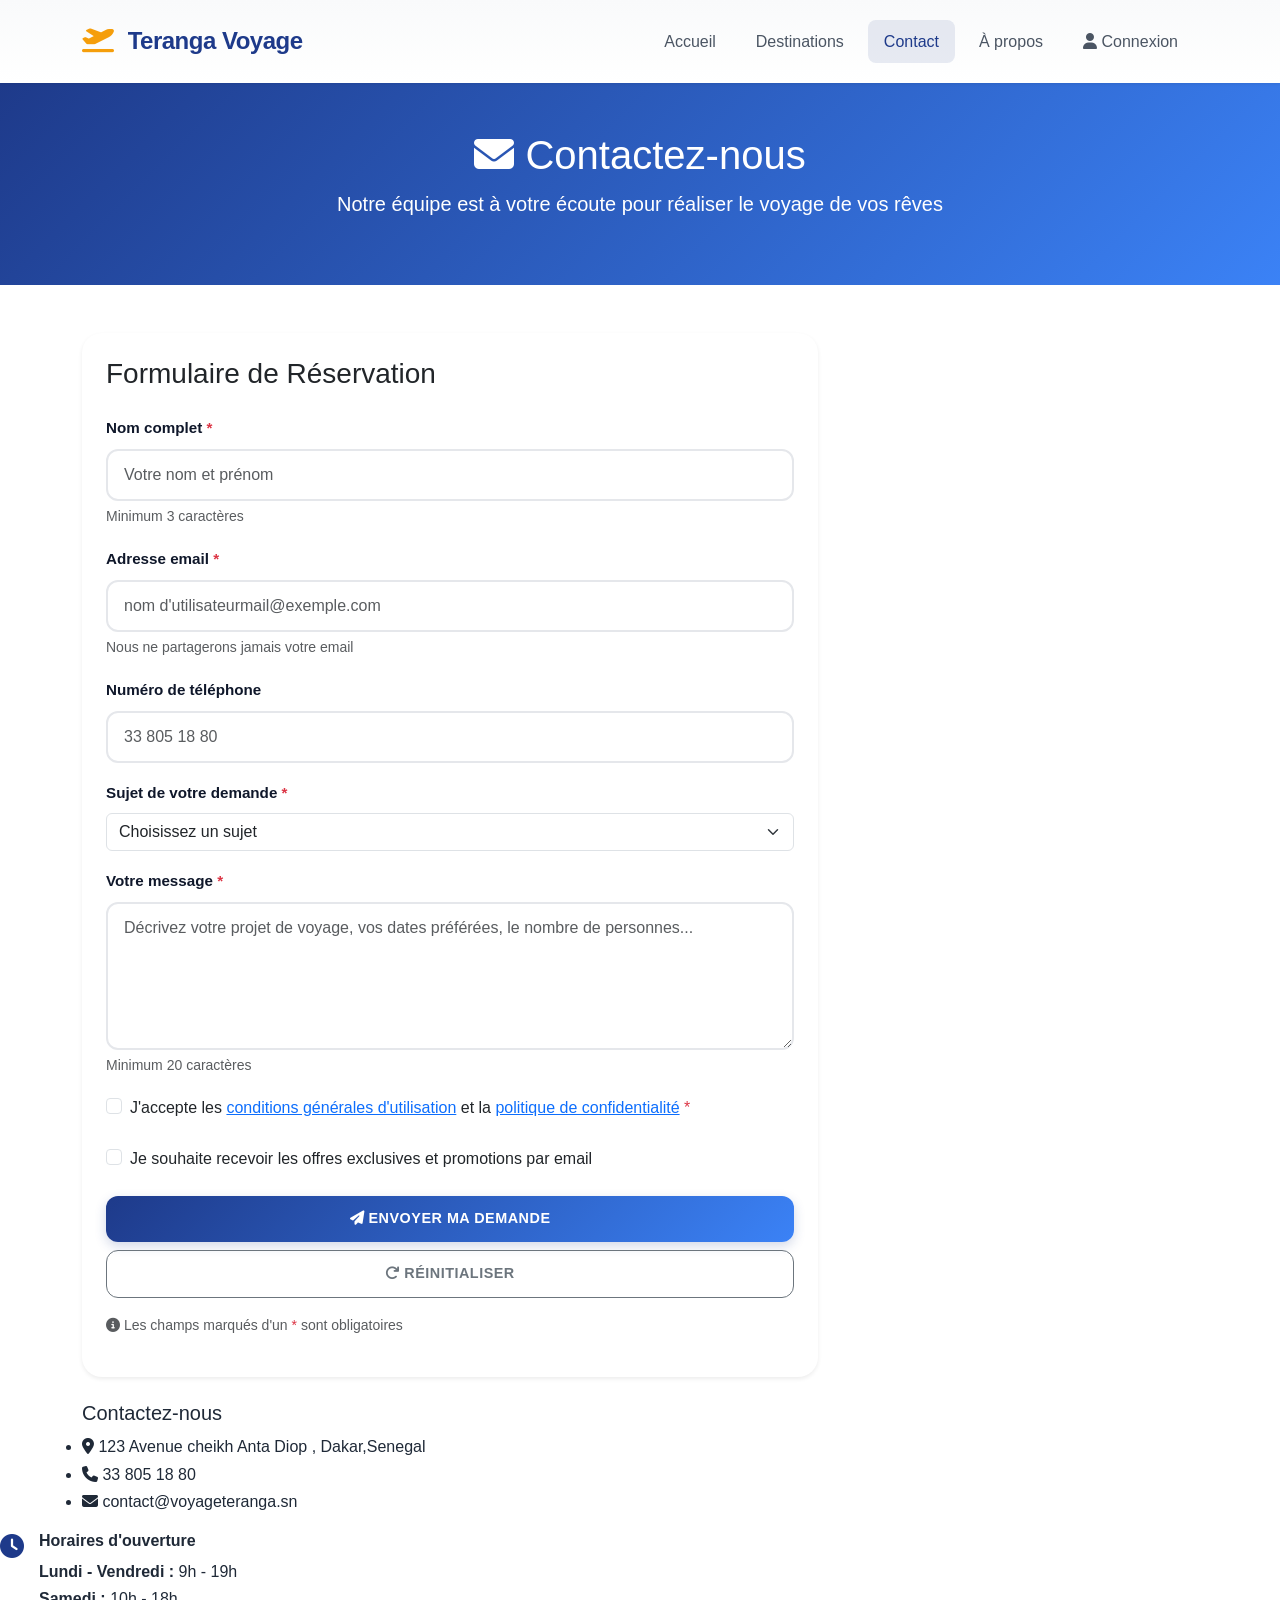
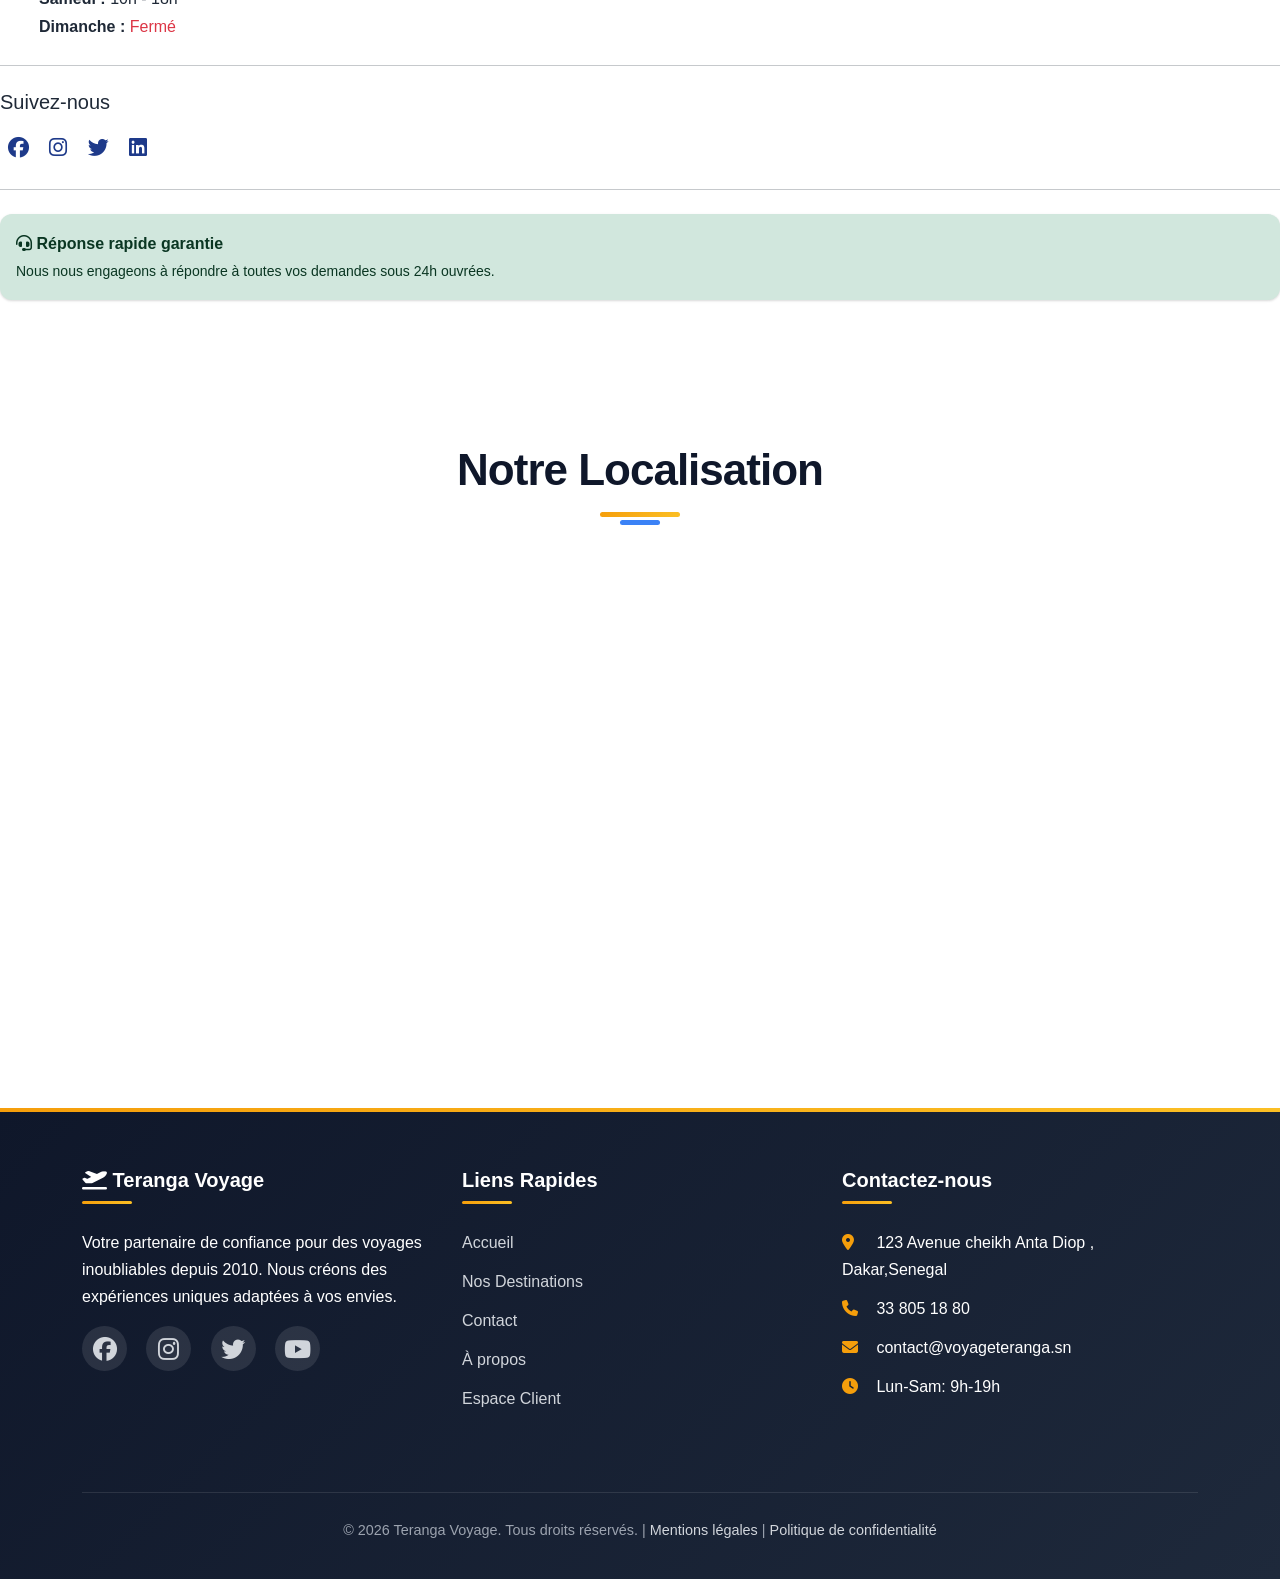
<file: agencevoyage/contact.html>
<!DOCTYPE html>
<html lang="fr">
<head>
    <meta charset="UTF-8">
    <meta name="viewport" content="width=device-width, initial-scale=1.0">
    <meta name="description" content="Contactez-nous pour réserver votre prochain voyage">
    <title>Teranga Voyage</title>
    
    <!-- Bootstrap 5 CSS -->
    <link href="https://cdn.jsdelivr.net/npm/bootstrap@5.3.0/dist/css/bootstrap.min.css" rel="stylesheet">
    
    <!-- Font Awesome -->
    <link rel="stylesheet" href="https://cdnjs.cloudflare.com/ajax/libs/font-awesome/6.4.0/css/all.min.css">
    
    <!-- Custom CSS -->
    <link rel="stylesheet" href="css/style.css">
</head>
<body>
    
    <!-- ========================
         NAVBAR
         ======================== -->
    <nav class="navbar navbar-expand-lg navbar-light bg-light sticky-top">
        <div class="container">
            <a class="navbar-brand" href="index.html">
                <i class="fas fa-plane-departure"></i> Teranga Voyage
            </a>
            <button class="navbar-toggler" type="button" data-bs-toggle="collapse" data-bs-target="#navbarNav" 
                    aria-controls="navbarNav" aria-expanded="false" aria-label="Toggle navigation">
                <span class="navbar-toggler-icon"></span>
            </button>
            <div class="collapse navbar-collapse" id="navbarNav">
                <ul class="navbar-nav ms-auto">
                    <li class="nav-item">
                        <a class="nav-link" href="index.html">Accueil</a>
                    </li>
                    <li class="nav-item">
                        <a class="nav-link" href="destinations.html">Destinations</a>
                    </li>
                    <li class="nav-item">
                        <a class="nav-link active" href="contact.html">Contact</a>
                    </li>
                    <li class="nav-item">
                        <a class="nav-link" href="about.html">À propos</a>
                    </li>
                    <li class="nav-item">
                        <a class="nav-link" href="login.html">
                            <i class="fas fa-user"></i> Connexion
                        </a>
                    </li>
                </ul>
            </div>
        </div>
    </nav>

    <!-- ========================
         HEADER SECTION
         ======================== -->
    <section class="bg-primary text-white py-5">
        <div class="container text-center">
            <h1><i class="fas fa-envelope"></i> Contactez-nous</h1>
            <p class="lead">Notre équipe est à votre écoute pour réaliser le voyage de vos rêves</p>
        </div>
    </section>

    <!-- ========================
         FORMULAIRE DE CONTACT
         ======================== -->
    <section class="py-5">
        <div class="container">
            <div class="row">
                
                <!-- Formulaire -->
                <div class="col-lg-8 mb-4">
                    <div class="card shadow-sm">
                        <div class="card-body p-4">
                            <h3 class="mb-4">Formulaire de Réservation</h3>
                            
                            <form>
                                <!-- Nom -->
                                <div class="mb-3">
                                    <label for="nom" class="form-label">
                                        Nom complet <span class="text-danger">*</span>
                                    </label>
                                    <input type="text" 
                                           class="form-control" 
                                           id="nom" 
                                           name="nom"
                                           placeholder="Votre nom et prénom"
                                           required 
                                           minlength="2">
                                    <div class="form-text">Minimum 3 caractères</div>
                                </div>

                                <!-- Email -->
                                <div class="mb-3">
                                    <label for="email" class="form-label">
                                        Adresse email <span class="text-danger">*</span>
                                    </label>
                                    <input type="email" 
                                           class="form-control" 
                                           id="email" 
                                           name="email"
                                           placeholder="nom d'utilisateurmail@exemple.com"
                                           required>
                                    <div class="form-text">Nous ne partagerons jamais votre email</div>
                                </div>

                                <!-- Téléphone -->
                                <div class="mb-3">
                                    <label for="telephone" class="form-label">
                                        Numéro de téléphone
                                    </label>
                                    <input type="tel" 
                                           class="form-control" 
                                           id="telephone" 
                                           name="telephone"
                                           placeholder="33 805 18 80"
                                           pattern="[0-9+\s\-()]+" 
                                           minlength="10">
                                </div>

                                <!-- Sujet -->
                                <div class="mb-3">
                                    <label for="sujet" class="form-label">
                                        Sujet de votre demande <span class="text-danger">*</span>
                                    </label>
                                    <select class="form-select" id="sujet" name="sujet" required>
                                        <option value="" selected disabled>Choisissez un sujet</option>
                                        <option value="reservation">Demande de réservation</option>
                                        <option value="information">Demande d'information</option>
                                        <option value="modification">Modification de réservation</option>
                                        <option value="reclamation">Réclamation</option>
                                    </select>
                                </div>

                                <!-- Message -->
                                <div class="mb-3">
                                    <label for="message" class="form-label">
                                        Votre message <span class="text-danger">*</span>
                                    </label>
                                    <textarea class="form-control" 
                                              id="message" 
                                              name="message"
                                              rows="5" 
                                              placeholder="Décrivez votre projet de voyage, vos dates préférées, le nombre de personnes..."
                                              required 
                                              minlength="20"></textarea>
                                    <div class="form-text">Minimum 20 caractères</div>
                                </div>

                                <!-- Checkbox CGU -->
                                <div class="mb-4">
                                    <div class="form-check">
                                        <input class="form-check-input" 
                                               type="checkbox" 
                                               id="cgu" 
                                               name="cgu"
                                               required>
                                        <label class="form-check-label" for="cgu">
                                            J'accepte les <a href="#" target="_blank">conditions générales d'utilisation</a> 
                                            et la <a href="#" target="_blank">politique de confidentialité</a> 
                                            <span class="text-danger">*</span>
                                        </label>
                                    </div>
                                </div>

                                <!-- Newsletter -->
                                <div class="mb-4">
                                    <div class="form-check">
                                        <input class="form-check-input" 
                                               type="checkbox" 
                                               id="newsletter" 
                                               name="newsletter">
                                        <label class="form-check-label" for="newsletter">
                                            Je souhaite recevoir les offres exclusives et promotions par email
                                        </label>
                                    </div>
                                </div>

                                <!-- Bouton submit -->
                                <div class="d-grid gap-2">
                                    <button type="submit" class="btn btn-primary btn-lg">
                                        <i class="fas fa-paper-plane"></i> Envoyer ma demande
                                    </button>
                                    <button type="reset" class="btn btn-outline-secondary">
                                        <i class="fas fa-redo"></i> Réinitialiser
                                    </button>
                                </div>

                                <p class="text-muted mt-3 small">
                                    <i class="fas fa-info-circle"></i> Les champs marqués d'un 
                                    <span class="text-danger">*</span> sont obligatoires
                                </p>
                            </form>
                        </div>
                    </div>
                </div>

                <!-- Informations de contact -->
                 
                    <h5>Contactez-nous</h5>
                    
                    <ul>
                        <li><i class="fas fa-map-marker-alt"></i> 123 Avenue cheikh Anta Diop , Dakar,Senegal</li>
                        <li><i class="fas fa-phone"></i> 33 805 18 80</li>
                        <li><i class="fas fa-envelope"></i> contact@voyageteranga.sn</li>
                        
                    </ul>
                </div>

            </div>

  <div class="contact-info-item">
         <i class="fas fa-clock"></i>
  <div>
         <h6><strong>Horaires d'ouverture</strong></h6>
      <ul class="list-unstyled mb-0">
      <li><strong>Lundi - Vendredi :</strong> 9h - 19h</li>
      <li><strong>Samedi :</strong> 10h - 18h</li>
      <li><strong>Dimanche :</strong> <span class="text-danger">Fermé</span></li>
      </ul>
  </div>
  </div>
                         <hr class="my-4">
                         <h5>Suivez-nous</h5>
                        <div class="social-links mt-3">
                            <a href="#" title="Facebook"><i class="fab fa-facebook"></i></a>
                            <a href="#" title="Instagram"><i class="fab fa-instagram"></i></a>
                            <a href="#" title="Twitter"><i class="fab fa-twitter"></i></a>
                            <a href="#" title="LinkedIn"><i class="fab fa-linkedin"></i></a>
                        </div>

                        <hr class="my-4">

                        <div class="alert alert-success">
                            <i class="fas fa-headset"></i>
                            <strong>Réponse rapide garantie</strong><br>
                            <small>Nous nous engageons à répondre à toutes vos demandes sous 24h ouvrées.</small>
                        </div>
                    </div>
                </div>

            </div>
        </div>
    </section>

    <!-- ========================
         CARTE
         ======================== -->
    <section class="pb-5">
        <div class="container">
            <h3 class="section-title">Notre Localisation</h3>
        <div class="ratio ratio-21x9">
        
           <iframe  src="https://www.google.com/maps?q=Avenue+Cheikh+Anta+Diop+Dakar&output=embed"
               width="600" 
              height="450" 
              style="border:0;" 
              allowfullscreen="" 
              loading="lazy">
            </iframe>
        </div>
        </div>
    </section>

    <!-- ========================
         FOOTER
         ======================== -->
    <footer>
        <div class="container">
            <div class="row">
                
                <!-- À propos -->
                <div class="col-md-4 mb-4">
                    <h5><i class="fas fa-plane-departure"></i> Teranga Voyage</h5>
                    <p>Votre partenaire de confiance pour des voyages inoubliables depuis 2010. 
                       Nous créons des expériences uniques adaptées à vos envies.</p>
                    <div class="social-icons">
                        <a href="#"><i class="fab fa-facebook"></i></a>
                        <a href="#"><i class="fab fa-instagram"></i></a>
                        <a href="#"><i class="fab fa-twitter"></i></a>
                        <a href="#"><i class="fab fa-youtube"></i></a>
                    </div>
                </div>

                <!-- Liens rapides -->
                <div class="col-md-4 mb-4">
                    <h5>Liens Rapides</h5>
                    <ul>
                        <li><a href="index.html">Accueil</a></li>
                        <li><a href="destinations.html">Nos Destinations</a></li>
                        <li><a href="contact.html">Contact</a></li>
                        <li><a href="about.html">À propos</a></li>
                        <li><a href="login.html">Espace Client</a></li>
                    </ul>
                </div>

                <!-- Contact -->
                <div class="col-md-4 mb-4">
                    <h5>Contactez-nous</h5>
                    <ul>
                        <li><i class="fas fa-map-marker-alt"></i> 123 Avenue cheikh Anta Diop , Dakar,Senegal</li>
                        <li><i class="fas fa-phone"></i> 33 805 18 80</li>
                        <li><i class="fas fa-envelope"></i> contact@voyageteranga.sn</li>
                        <li><i class="fas fa-clock"></i> Lun-Sam: 9h-19h</li>
                    </ul>
                </div>

            </div>

            <!-- Copyright -->
            <div class="footer-bottom">
                <p>&copy; 2026  Teranga Voyage. Tous droits réservés. | 
                   <a href="#">Mentions légales</a> | 
                   <a href="#">Politique de confidentialité</a>
                </p>
            </div>
        </div>
    </footer>

    <!-- Bootstrap 5 JS Bundle -->
    <script src="https://cdn.jsdelivr.net/npm/bootstrap@5.3.0/dist/js/bootstrap.bundle.min.js"></script>
    
</body>
</html>
</file>
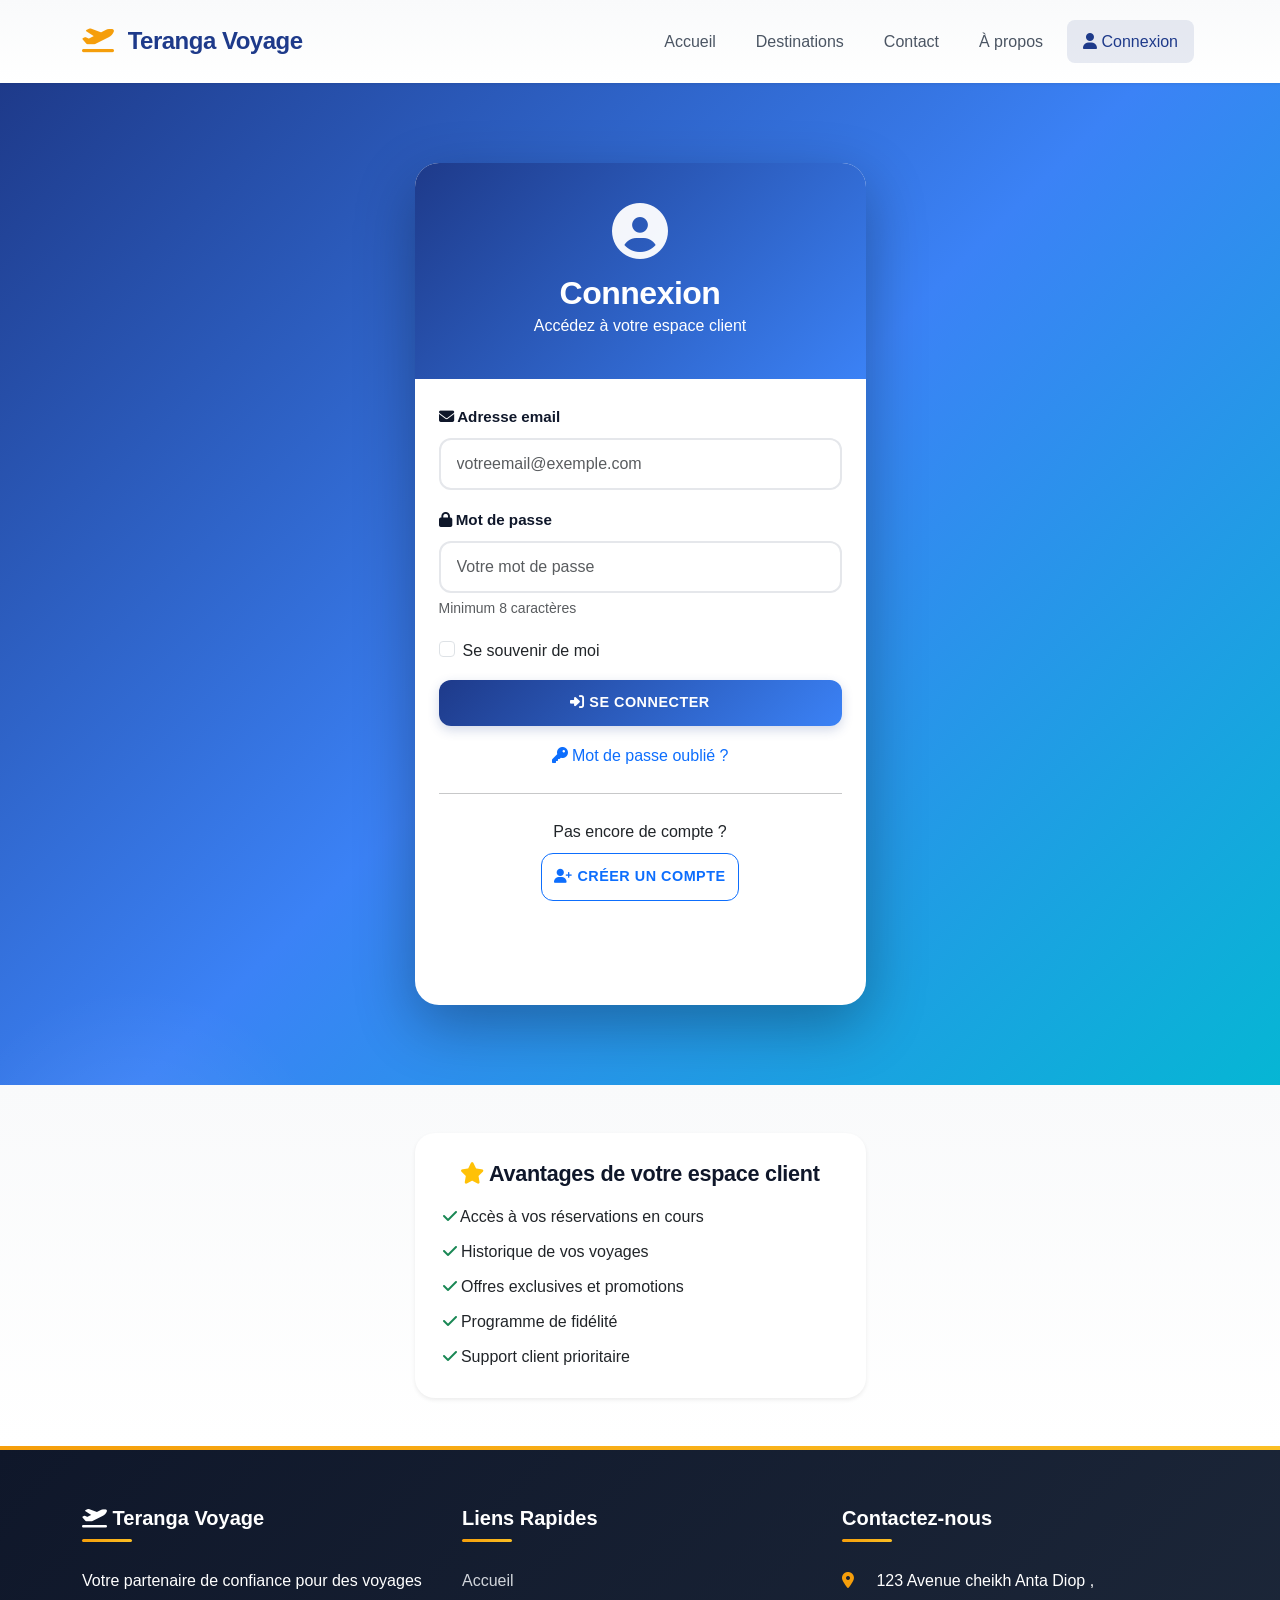
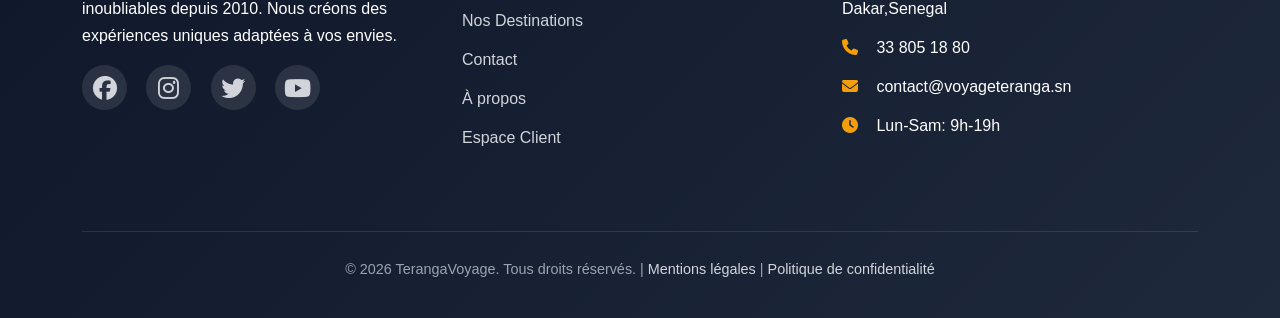
<file: agencevoyage/login.html>
<!DOCTYPE html>
<html lang="fr">
<head>
    <meta charset="UTF-8">
    <meta name="viewport" content="width=device-width, initial-scale=1.0">
    <meta name="description" content="Connexion à votre espace client Teranga Voyage">
    <title>Teranga Voyage</title>
    
    <!-- Bootstrap 5 CSS -->
    <link href="https://cdn.jsdelivr.net/npm/bootstrap@5.3.0/dist/css/bootstrap.min.css" rel="stylesheet">
    
    <!-- Font Awesome -->
    <link rel="stylesheet" href="https://cdnjs.cloudflare.com/ajax/libs/font-awesome/6.4.0/css/all.min.css">
    
    <!-- Custom CSS -->
    <link rel="stylesheet" href="css/style.css">
</head>
<body>
    
    <!-- ========================
         NAVBAR
         ======================== -->
    <nav class="navbar navbar-expand-lg navbar-light bg-light sticky-top">
        <div class="container">
            <a class="navbar-brand" href="index.html">
                <i class="fas fa-plane-departure"></i>  Teranga Voyage
            </a>
            <button class="navbar-toggler" type="button" data-bs-toggle="collapse" data-bs-target="#navbarNav" 
                    aria-controls="navbarNav" aria-expanded="false" aria-label="Toggle navigation">
                <span class="navbar-toggler-icon"></span>
            </button>
            <div class="collapse navbar-collapse" id="navbarNav">
                <ul class="navbar-nav ms-auto">
                    <li class="nav-item">
                        <a class="nav-link" href="index.html">Accueil</a>
                    </li>
                    <li class="nav-item">
                        <a class="nav-link" href="destinations.html">Destinations</a>
                    </li>
                    <li class="nav-item">
                        <a class="nav-link" href="contact.html">Contact</a>
                    </li>
                    <li class="nav-item">
                        <a class="nav-link" href="about.html">À propos</a>
                    </li>
                    <li class="nav-item">
                        <a class="nav-link active" href="login.html">
                            <i class="fas fa-user"></i> Connexion
                        </a>
                    </li>
                </ul>
            </div>
        </div>
    </nav>

    <!-- ========================
         FORMULAIRE DE CONNEXION
         ======================== -->
    <div class="login-container">
        <div class="container">
            <div class="row justify-content-center">
                <div class="col-md-6 col-lg-5">
                    
                    <div class="card login-card">
                        <!-- En-tête de la carte -->
                        <div class="login-header">
                            <i class="fas fa-user-circle"></i>
                            <h2 class="mb-0">Connexion</h2>
                            <p class="mb-0">Accédez à votre espace client</p>
                        </div>

                        <!-- Corps de la carte -->
                        <div class="card-body p-4">
                            <form>
                                <!-- Email -->
                                <div class="mb-3">
                                    <label for="email" class="form-label">
                                        <i class="fas fa-envelope"></i> Adresse email
                                    </label>
                                    <input type="email" 
                                           class="form-control form-control-lg" 
                                           id="email" 
                                           name="email"
                                           placeholder="votreemail@exemple.com"
                                           required
                                           autocomplete="email">
                                </div>

                                <!-- Mot de passe -->
                                <div class="mb-3">
                                    <label for="password" class="form-label">
                                        <i class="fas fa-lock"></i> Mot de passe
                                    </label>
                                    <input type="password" 
                                           class="form-control form-control-lg" 
                                           id="password" 
                                           name="password"
                                           placeholder="Votre mot de passe"
                                           required
                                           minlength="8"
                                           autocomplete="current-password">
                                    <div class="form-text">Minimum 8 caractères</div>
                                </div>

                                <!-- Se souvenir de moi -->
                                <div class="mb-3 form-check">
                                    <input type="checkbox" 
                                           class="form-check-input" 
                                           id="remember"
                                           name="remember">
                                    <label class="form-check-label" for="remember">
                                        Se souvenir de moi
                                    </label>
                                </div>

                                <!-- Bouton de connexion -->
                                <div class="d-grid">
                                    <button type="submit" class="btn btn-primary btn-lg">
                                        <i class="fas fa-sign-in-alt"></i> Se connecter
                                    </button>
                                </div>

                                <!-- Mot de passe oublié -->
                                <div class="text-center mt-3">
                                    <a href="#" class="text-decoration-none">
                                        <i class="fas fa-key"></i> Mot de passe oublié ?
                                    </a>
                                </div>

                                <!-- Séparateur -->
                                <hr class="my-4">

                                <!-- Inscription -->
                                <div class="text-center">
                                    <p class="mb-2">Pas encore de compte ?</p>
                                    <a href="contact.html" class="btn btn-outline-primary">
                                        <i class="fas fa-user-plus"></i> Créer un compte
                                    </a>
                                </div>
                            </form>
                        </div>
                    </div>

                </div>
            </div>
        </div>
    </div>

    <!-- ========================
         AVANTAGES ESPACE CLIENT
         ======================== -->
    <section class="py-5 bg-light">
        <div class="container">
            <div class="row justify-content-center">
                <div class="col-md-6 col-lg-5">
                    <div class="card shadow-sm">
                        <div class="card-body">
                            <h5 class="card-title text-center mb-3">
                                <i class="fas fa-star text-warning"></i> Avantages de votre espace client
                            </h5>
                            <ul class="list-unstyled mb-0">
                                <li class="mb-2">
                                    <i class="fas fa-check text-success"></i> Accès à vos réservations en cours
                                </li>
                                <li class="mb-2">
                                    <i class="fas fa-check text-success"></i> Historique de vos voyages
                                </li>
                                <li class="mb-2">
                                    <i class="fas fa-check text-success"></i> Offres exclusives et promotions
                                </li>
                                <li class="mb-2">
                                    <i class="fas fa-check text-success"></i> Programme de fidélité
                                </li>
                                <li class="mb-0">
                                    <i class="fas fa-check text-success"></i> Support client prioritaire
                                </li>
                            </ul>
                        </div>
                    </div>
                </div>
            </div>
        </div>
    </section>

    <!-- ========================
         FOOTER
         ======================== -->
   <footer>
        <div class="container">
            <div class="row">
                
                <!-- À propos -->
                <div class="col-md-4 mb-4">
                    <h5><i class="fas fa-plane-departure"></i> Teranga Voyage</h5>
                    <p>Votre partenaire de confiance pour des voyages inoubliables depuis 2010. 
                       Nous créons des expériences uniques adaptées à vos envies.</p>
                    <div class="social-icons">
                        <a href="#"><i class="fab fa-facebook"></i></a>
                        <a href="#"><i class="fab fa-instagram"></i></a>
                        <a href="#"><i class="fab fa-twitter"></i></a>
                        <a href="#"><i class="fab fa-youtube"></i></a>
                    </div>
                </div>

                <!-- Liens rapides -->
                <div class="col-md-4 mb-4">
                    <h5>Liens Rapides</h5>
                    <ul>
                        <li><a href="index.html">Accueil</a></li>
                        <li><a href="destinations.html">Nos Destinations</a></li>
                        <li><a href="contact.html">Contact</a></li>
                        <li><a href="about.html">À propos</a></li>
                        <li><a href="login.html">Espace Client</a></li>
                    </ul>
                </div>

                <!-- Contact -->
                <div class="col-md-4 mb-4">
                    <h5>Contactez-nous</h5>
                    <ul>
                        <li><i class="fas fa-map-marker-alt"></i> 123 Avenue cheikh Anta Diop , Dakar,Senegal</li>
                        <li><i class="fas fa-phone"></i> 33 805 18 80</li>
                        <li><i class="fas fa-envelope"></i> contact@voyageteranga.sn</li>
                        <li><i class="fas fa-clock"></i> Lun-Sam: 9h-19h</li>
                    </ul>
                </div>

            </div>

            <!-- Copyright -->
            <div class="footer-bottom">
                <p>&copy; 2026  TerangaVoyage. Tous droits réservés. | 
                   <a href="#">Mentions légales</a> | 
                   <a href="#">Politique de confidentialité</a>
                </p>
            </div>
        </div>
    </footer>

    <!-- Bootstrap 5 JS Bundle -->
    <script src="https://cdn.jsdelivr.net/npm/bootstrap@5.3.0/dist/js/bootstrap.bundle.min.js"></script>
    
</body>
</html>
</file>
<file: agencevoyage/css/style.css>
/* === VARIABLES & RESET === */
:root {
    --primary-color: #1e3a8a;
    --primary-dark: #0f172a;
    --primary-light: #3b82f6;
    --secondary-color: #f59e0b;
    --secondary-light: #fbbf24;
    --accent-color: #06b6d4;
    --dark-color: #1f2937;
    --light-color: #f9fafb;
    --success-color: #10b981;
    --gradient-primary: linear-gradient(135deg, #1e3a8a 0%, #3b82f6 100%);
    --gradient-secondary: linear-gradient(135deg, #f59e0b 0%, #fbbf24 100%);
    --shadow-sm: 0 1px 3px 0 rgba(0, 0, 0, 0.1), 0 1px 2px 0 rgba(0, 0, 0, 0.06);
    --shadow-md: 0 4px 6px -1px rgba(0, 0, 0, 0.1), 0 2px 4px -1px rgba(0, 0, 0, 0.06);
    --shadow-lg: 0 10px 15px -3px rgba(0, 0, 0, 0.1), 0 4px 6px -2px rgba(0, 0, 0, 0.05);
    --shadow-xl: 0 20px 25px -5px rgba(0, 0, 0, 0.1), 0 10px 10px -5px rgba(0, 0, 0, 0.04);
}

* {
    margin: 0;
    padding: 0;
    box-sizing: border-box;
}

body {
    font-family: -apple-system, BlinkMacSystemFont, 'Segoe UI', Roboto, 'Helvetica Neue', Arial, sans-serif;
    line-height: 1.7;
    color: #1f2937;
    background-color: #ffffff;
    overflow-x: hidden;
}

/* === NAVBAR === */
.navbar {
    background-color: rgba(255, 255, 255, 0.98) !important;
    backdrop-filter: blur(10px);
    box-shadow: 0 1px 3px rgba(0, 0, 0, 0.08);
    padding: 1rem 0;
    transition: all 0.3s cubic-bezier(0.4, 0, 0.2, 1);
}

.navbar-brand {
    font-weight: 700;
    font-size: 1.5rem;
    color: var(--primary-color) !important;
    letter-spacing: -0.5px;
    transition: transform 0.3s ease;
}

.navbar-brand:hover {
    transform: translateY(-2px);
}

.navbar-brand i {
    color: var(--secondary-color);
    margin-right: 8px;
    font-size: 1.6rem;
}

.nav-link {
    font-weight: 500;
    color: #4b5563 !important;
    padding: 0.5rem 1rem !important;
    margin: 0 0.25rem;
    border-radius: 8px;
    transition: all 0.3s cubic-bezier(0.4, 0, 0.2, 1);
    position: relative;
}

.nav-link::before {
    content: '';
    position: absolute;
    bottom: 0;
    left: 50%;
    width: 0;
    height: 2px;
    background: var(--gradient-secondary);
    transition: all 0.3s ease;
    transform: translateX(-50%);
}

.nav-link:hover {
    color: var(--primary-color) !important;
    background-color: rgba(30, 58, 138, 0.05);
    transform: translateY(-2px);
}

.nav-link:hover::before {
    width: 80%;
}

.nav-link.active {
    color: var(--primary-color) !important;
    background-color: rgba(30, 58, 138, 0.1);
}


.hero-section {
    background: linear-gradient(135deg, rgba(30, 58, 138, 0.95) 0%, rgba(59, 130, 246, 0.9) 100%),
                url('https://images.unsplash.com/photo-1488646953014-85cb44e25828?w=1200') center/cover;
    color: white;
    padding: 140px 0 120px;
    text-align: center;
    min-height: 600px;
    display: flex;
    align-items: center;
    position: relative;
    overflow: hidden;
}

.hero-section::before {
    content: '';
    position: absolute;
    top: 0;
    left: 0;
    right: 0;
    bottom: 0;
    background: linear-gradient(45deg, transparent 30%, rgba(255, 255, 255, 0.03) 50%, transparent 70%);
    animation: shimmer 3s infinite;
}

@keyframes shimmer {
    0%, 100% { transform: translateX(-100%); }
    50% { transform: translateX(100%); }
}

.hero-section h1 {
    font-size: 4rem;
    font-weight: 800;
    margin-bottom: 1.5rem;
    text-shadow: 0 4px 12px rgba(0, 0, 0, 0.3);
    letter-spacing: -1px;
    position: relative;
    z-index: 1;
    animation: fadeInUp 1s ease-out;
}

@keyframes fadeInUp {
    from {
        opacity: 0;
        transform: translateY(30px);
    }
    to {
        opacity: 1;
        transform: translateY(0);
    }
}

.hero-section p {
    font-size: 1.4rem;
    margin-bottom: 2.5rem;
    font-weight: 300;
    position: relative;
    z-index: 1;
    opacity: 0.95;
    animation: fadeInUp 1s ease-out 0.2s both;
}

.btn-hero {
    padding: 16px 48px;
    font-size: 1.1rem;
    border-radius: 50px;
    font-weight: 600;
    background: var(--gradient-secondary);
    border: none;
    color: white;
    box-shadow: 0 10px 25px rgba(245, 158, 11, 0.3);
    transition: all 0.4s cubic-bezier(0.4, 0, 0.2, 1);
    position: relative;
    z-index: 1;
    animation: fadeInUp 1s ease-out 0.4s both;
    text-transform: uppercase;
    letter-spacing: 1px;
}

.btn-hero:hover {
    transform: translateY(-3px) scale(1.05);
    box-shadow: 0 15px 35px rgba(245, 158, 11, 0.4);
    background: linear-gradient(135deg, #fbbf24 0%, #f59e0b 100%);
}


section {
    padding: 80px 0;
}

.section-title {
    text-align: center;
    margin-bottom: 4rem;
    font-weight: 800;
    font-size: 2.75rem;
    color: var(--primary-dark);
    position: relative;
    padding-bottom: 20px;
    letter-spacing: -1px;
}

.section-title::after {
    content: '';
    position: absolute;
    bottom: 0;
    left: 50%;
    transform: translateX(-50%);
    width: 80px;
    height: 5px;
    background: var(--gradient-secondary);
    border-radius: 3px;
}

.section-title::before {
    content: '';
    position: absolute;
    bottom: -8px;
    left: 50%;
    transform: translateX(-50%);
    width: 40px;
    height: 5px;
    background: var(--primary-light);
    border-radius: 3px;
}


.card {
    border: none;
    border-radius: 20px;
    overflow: hidden;
    transition: all 0.4s cubic-bezier(0.4, 0, 0.2, 1);
    box-shadow: var(--shadow-md);
    height: 100%;
    background: white;
    position: relative;
}

.card::before {
    content: '';
    position: absolute;
    top: 0;
    left: 0;
    right: 0;
    height: 5px;
    background: var(--gradient-primary);
    transform: scaleX(0);
    transition: transform 0.4s ease;
}

.card:hover {
    transform: translateY(-12px) scale(1.02);
    box-shadow: 0 20px 40px rgba(30, 58, 138, 0.15);
}

.card:hover::before {
    transform: scaleX(1);
}

.card-img-top {
    height: 250px;
    object-fit: cover;
    transition: transform 0.5s cubic-bezier(0.4, 0, 0.2, 1);
}

.card:hover .card-img-top {
    transform: scale(1.1);
}

.card-body {
    padding: 1.75rem;
}

.card-title {
    color: var(--primary-dark);
    font-weight: 700;
    font-size: 1.35rem;
    margin-bottom: 0.75rem;
    letter-spacing: -0.3px;
}

.card-text {
    color: #6b7280;
    font-size: 0.95rem;
    line-height: 1.6;
}

.card-price {
    font-size: 1.75rem;
    background: var(--gradient-primary);
    -webkit-background-clip: text;
    -webkit-text-fill-color: transparent;
    background-clip: text;
    font-weight: 800;
    margin: 1rem 0;
}

.card .btn {
    border-radius: 12px;
    padding: 12px;
    font-weight: 600;
    text-transform: uppercase;
    letter-spacing: 0.5px;
    font-size: 0.9rem;
    transition: all 0.3s ease;
}

.card .btn-primary {
    background: var(--gradient-primary);
    border: none;
    box-shadow: 0 4px 12px rgba(30, 58, 138, 0.2);
}

.card .btn-primary:hover {
    box-shadow: 0 8px 20px rgba(30, 58, 138, 0.3);
    transform: translateY(-2px);
}

/* === FEATURES SECTION === */
.feature-icon {
    font-size: 3.5rem;
    background: var(--gradient-primary);
    -webkit-background-clip: text;
    -webkit-text-fill-color: transparent;
    background-clip: text;
    margin-bottom: 1.5rem;
    display: inline-block;
    transition: transform 0.3s ease;
}

.feature-box {
    text-align: center;
    padding: 40px 30px;
    transition: all 0.4s cubic-bezier(0.4, 0, 0.2, 1);
    border-radius: 20px;
    background: white;
    position: relative;
    overflow: hidden;
}

.feature-box::before {
    content: '';
    position: absolute;
    top: 0;
    left: 0;
    right: 0;
    bottom: 0;
    background: linear-gradient(135deg, rgba(30, 58, 138, 0.03) 0%, rgba(59, 130, 246, 0.05) 100%);
    opacity: 0;
    transition: opacity 0.4s ease;
}

.feature-box:hover {
    transform: translateY(-8px);
    box-shadow: var(--shadow-lg);
}

.feature-box:hover::before {
    opacity: 1;
}

.feature-box:hover .feature-icon {
    transform: scale(1.15) rotate(5deg);
}

.feature-box h4 {
    font-weight: 700;
    color: var(--primary-dark);
    margin-bottom: 1rem;
    font-size: 1.25rem;
    position: relative;
    z-index: 1;
}

.feature-box p {
    color: #6b7280;
    line-height: 1.7;
    position: relative;
    z-index: 1;
}

/* === TABLE === */
.table-custom {
    border-radius: 16px;
    overflow: hidden;
    box-shadow: var(--shadow-lg);
    border: 1px solid rgba(30, 58, 138, 0.1);
}

.table-custom thead {
    background: var(--gradient-primary);
    color: white;
    font-weight: 600;
    text-transform: uppercase;
    letter-spacing: 0.5px;
    font-size: 0.85rem;
}

.table-custom thead th {
    padding: 1.25rem 1rem;
    border: none;
}

.table-custom tbody td {
    padding: 1.25rem 1rem;
    vertical-align: middle;
    border-bottom: 1px solid rgba(0, 0, 0, 0.05);
}

.table-custom tbody tr {
    transition: all 0.3s ease;
}

.table-custom tbody tr:hover {
    background-color: rgba(30, 58, 138, 0.03);
    transform: scale(1.01);
    box-shadow: 0 2px 8px rgba(0, 0, 0, 0.05);
}

/* === FORMULAIRE === */
.form-control {
    border: 2px solid #e5e7eb;
    border-radius: 12px;
    padding: 12px 16px;
    transition: all 0.3s ease;
    font-size: 1rem;
}

.form-control:focus {
    border-color: var(--primary-light);
    box-shadow: 0 0 0 4px rgba(30, 58, 138, 0.1);
    outline: none;
}

.form-label {
    font-weight: 600;
    color: var(--primary-dark);
    margin-bottom: 0.5rem;
    font-size: 0.95rem;
}

.contact-info-box {
    background: linear-gradient(135deg, rgba(30, 58, 138, 0.05) 0%, rgba(59, 130, 246, 0.05) 100%);
    padding: 40px;
    border-radius: 20px;
    height: 100%;
    border: 1px solid rgba(30, 58, 138, 0.1);
    box-shadow: var(--shadow-md);
}

.contact-info-box h4 {
    color: var(--primary-dark);
    margin-bottom: 30px;
    font-weight: 700;
    font-size: 1.5rem;
}

.contact-info-item {
    margin-bottom: 25px;
    display: flex;
    align-items: flex-start;
}

.contact-info-item i {
    color: var(--primary-color);
    font-size: 1.5rem;
    margin-right: 15px;
    margin-top: 3px;
}

/* === LOGIN PAGE === */
.login-container {
    background: linear-gradient(135deg, #1e3a8a 0%, #3b82f6 50%, #06b6d4 100%);
    padding: 80px 0;
    min-height: auto;
    position: relative;
    overflow: hidden;
}

.login-container::before {
    content: '';
    position: absolute;
    top: -50%;
    right: -10%;
    width: 500px;
    height: 500px;
    background: radial-gradient(circle, rgba(255, 255, 255, 0.1) 0%, transparent 70%);
    border-radius: 50%;
}

.login-container::after {
    content: '';
    position: absolute;
    bottom: -30%;
    left: -5%;
    width: 400px;
    height: 400px;
    background: radial-gradient(circle, rgba(255, 255, 255, 0.08) 0%, transparent 70%);
    border-radius: 50%;
}

.login-card {
    max-width: 480px;
    width: 100%;
    border-radius: 24px;
    box-shadow: 0 20px 60px rgba(0, 0, 0, 0.3);
    overflow: hidden;
    backdrop-filter: blur(10px);
    position: relative;
    z-index: 1;
}

.login-header {
    background: var(--gradient-primary);
    color: white;
    padding: 40px;
    text-align: center;
}

.login-header i {
    font-size: 3.5rem;
    margin-bottom: 15px;
    opacity: 0.95;
}

.login-header h2 {
    font-weight: 700;
    letter-spacing: -0.5px;
}

.login-container .card:last-child {
    margin-bottom: 80px;
}

/* === TEAM CARDS === */
.team-card {
    text-align: center;
}

.team-card img {
    width: 160px;
    height: 160px;
    border-radius: 50%;
    object-fit: cover;
    margin: 0 auto 20px;
    border: 5px solid transparent;
    background: var(--gradient-secondary);
    padding: 5px;
    transition: all 0.4s ease;
}

.team-card:hover img {
    transform: scale(1.1) rotate(5deg);
    box-shadow: 0 10px 30px rgba(245, 158, 11, 0.3);
}

.team-card .card-title {
    margin-bottom: 5px;
    font-weight: 700;
    color: var(--primary-dark);
}

.team-card .text-muted {
    font-size: 0.9rem;
    margin-bottom: 15px;
    color: var(--primary-color);
    font-weight: 600;
}

.social-links a {
    color: var(--primary-color);
    margin: 0 8px;
    font-size: 1.3rem;
    transition: all 0.3s ease;
    display: inline-block;
}

.social-links a:hover {
    color: var(--secondary-color);
    transform: translateY(-3px) scale(1.2);
}

/* === FOOTER === */
footer {
    background: linear-gradient(135deg, #0f172a 0%, #1e293b 100%);
    color: white;
    padding: 60px 0 20px;
    position: relative;
    overflow: hidden;
}

footer::before {
    content: '';
    position: absolute;
    top: 0;
    left: 0;
    right: 0;
    height: 4px;
    background: var(--gradient-secondary);
}

footer h5 {
    color: white;
    margin-bottom: 25px;
    font-weight: 700;
    font-size: 1.25rem;
    position: relative;
    padding-bottom: 12px;
}

footer h5::after {
    content: '';
    position: absolute;
    bottom: 0;
    left: 0;
    width: 50px;
    height: 3px;
    background: var(--gradient-secondary);
    border-radius: 2px;
}

footer a {
    color: #d1d5db;
    text-decoration: none;
    transition: all 0.3s ease;
    display: inline-block;
}

footer a:hover {
    color: var(--secondary-color);
    transform: translateX(5px);
}

footer ul {
    list-style: none;
    padding: 0;
}

footer ul li {
    margin-bottom: 12px;
}

footer ul li i {
    margin-right: 10px;
    color: var(--secondary-color);
    width: 20px;
}

footer .social-icons a {
    font-size: 1.5rem;
    margin-right: 15px;
    width: 45px;
    height: 45px;
    display: inline-flex;
    align-items: center;
    justify-content: center;
    background: rgba(255, 255, 255, 0.1);
    border-radius: 50%;
    transition: all 0.3s ease;
}

footer .social-icons a:hover {
    background: var(--gradient-secondary);
    transform: translateY(-5px) scale(1.1);
    box-shadow: 0 8px 20px rgba(245, 158, 11, 0.3);
}

.footer-bottom {
    border-top: 1px solid rgba(255, 255, 255, 0.1);
    margin-top: 40px;
    padding-top: 25px;
    text-align: center;
    color: #9ca3af;
    font-size: 0.9rem;
}

/* === CAROUSEL === */
.carousel-item {
    position: relative;
}

.carousel-item::before {
    content: '';
    position: absolute;
    top: 0;
    left: 0;
    right: 0;
    bottom: 0;
    background: linear-gradient(to bottom, transparent 0%, rgba(0, 0, 0, 0.5) 100%);
    z-index: 1;
}

.carousel-caption {
    background: linear-gradient(135deg, rgba(30, 58, 138, 0.9) 0%, rgba(59, 130, 246, 0.8) 100%);
    padding: 30px 40px;
    border-radius: 16px;
    backdrop-filter: blur(10px);
    box-shadow: 0 10px 30px rgba(0, 0, 0, 0.3);
    z-index: 2;
}

.carousel-caption h2 {
    font-weight: 700;
    text-shadow: 0 2px 10px rgba(0, 0, 0, 0.3);
    margin-bottom: 10px;
}

.carousel-control-prev,
.carousel-control-next {
    width: 60px;
    height: 60px;
    background: rgba(30, 58, 138, 0.8);
    border-radius: 50%;
    top: 50%;
    transform: translateY(-50%);
    transition: all 0.3s ease;
}

.carousel-control-prev:hover,
.carousel-control-next:hover {
    background: var(--primary-color);
    transform: translateY(-50%) scale(1.1);
}

/* === BUTTONS ENHANCEMENT === */
.btn {
    transition: all 0.3s cubic-bezier(0.4, 0, 0.2, 1);
    font-weight: 600;
    border-radius: 12px;
    padding: 12px 28px;
}

.btn-primary {
    background: var(--gradient-primary);
    border: none;
    box-shadow: 0 4px 14px rgba(30, 58, 138, 0.3);
}

.btn-primary:hover {
    transform: translateY(-2px);
    box-shadow: 0 8px 20px rgba(30, 58, 138, 0.4);
}

.btn-warning {
    background: var(--gradient-secondary);
    border: none;
    color: white;
    box-shadow: 0 4px 14px rgba(245, 158, 11, 0.3);
}

.btn-warning:hover {
    transform: translateY(-2px);
    box-shadow: 0 8px 20px rgba(245, 158, 11, 0.4);
}

/* === ADDITIONAL ENHANCEMENTS === */
.bg-light {
    background: linear-gradient(180deg, #f9fafb 0%, #ffffff 100%) !important;
}

.bg-primary {
    background: var(--gradient-primary) !important;
}

.alert {
    border-radius: 12px;
    border: none;
    box-shadow: var(--shadow-sm);
}

/* === RESPONSIVE === */
@media (max-width: 768px) {
    .hero-section {
        padding: 100px 0 80px;
    }
    
    .hero-section h1 {
        font-size: 2.5rem;
    }
    
    .hero-section p {
        font-size: 1.1rem;
    }
    
    .btn-hero {
        padding: 14px 32px;
        font-size: 1rem;
    }
    
    section {
        padding: 60px 0;
    }
    
    .section-title {
        font-size: 2rem;
    }
    
    .contact-info-box {
        margin-top: 30px;
    }
    
    .navbar-brand {
        font-size: 1.3rem;
    }
}

@media (max-width: 576px) {
    .hero-section h1 {
        font-size: 2rem;
    }
    
    .section-title {
        font-size: 1.75rem;
    }
    
    .card-body {
        padding: 1.25rem;
    }
    
    .feature-box {
        padding: 30px 20px;
    }
}
</file>
